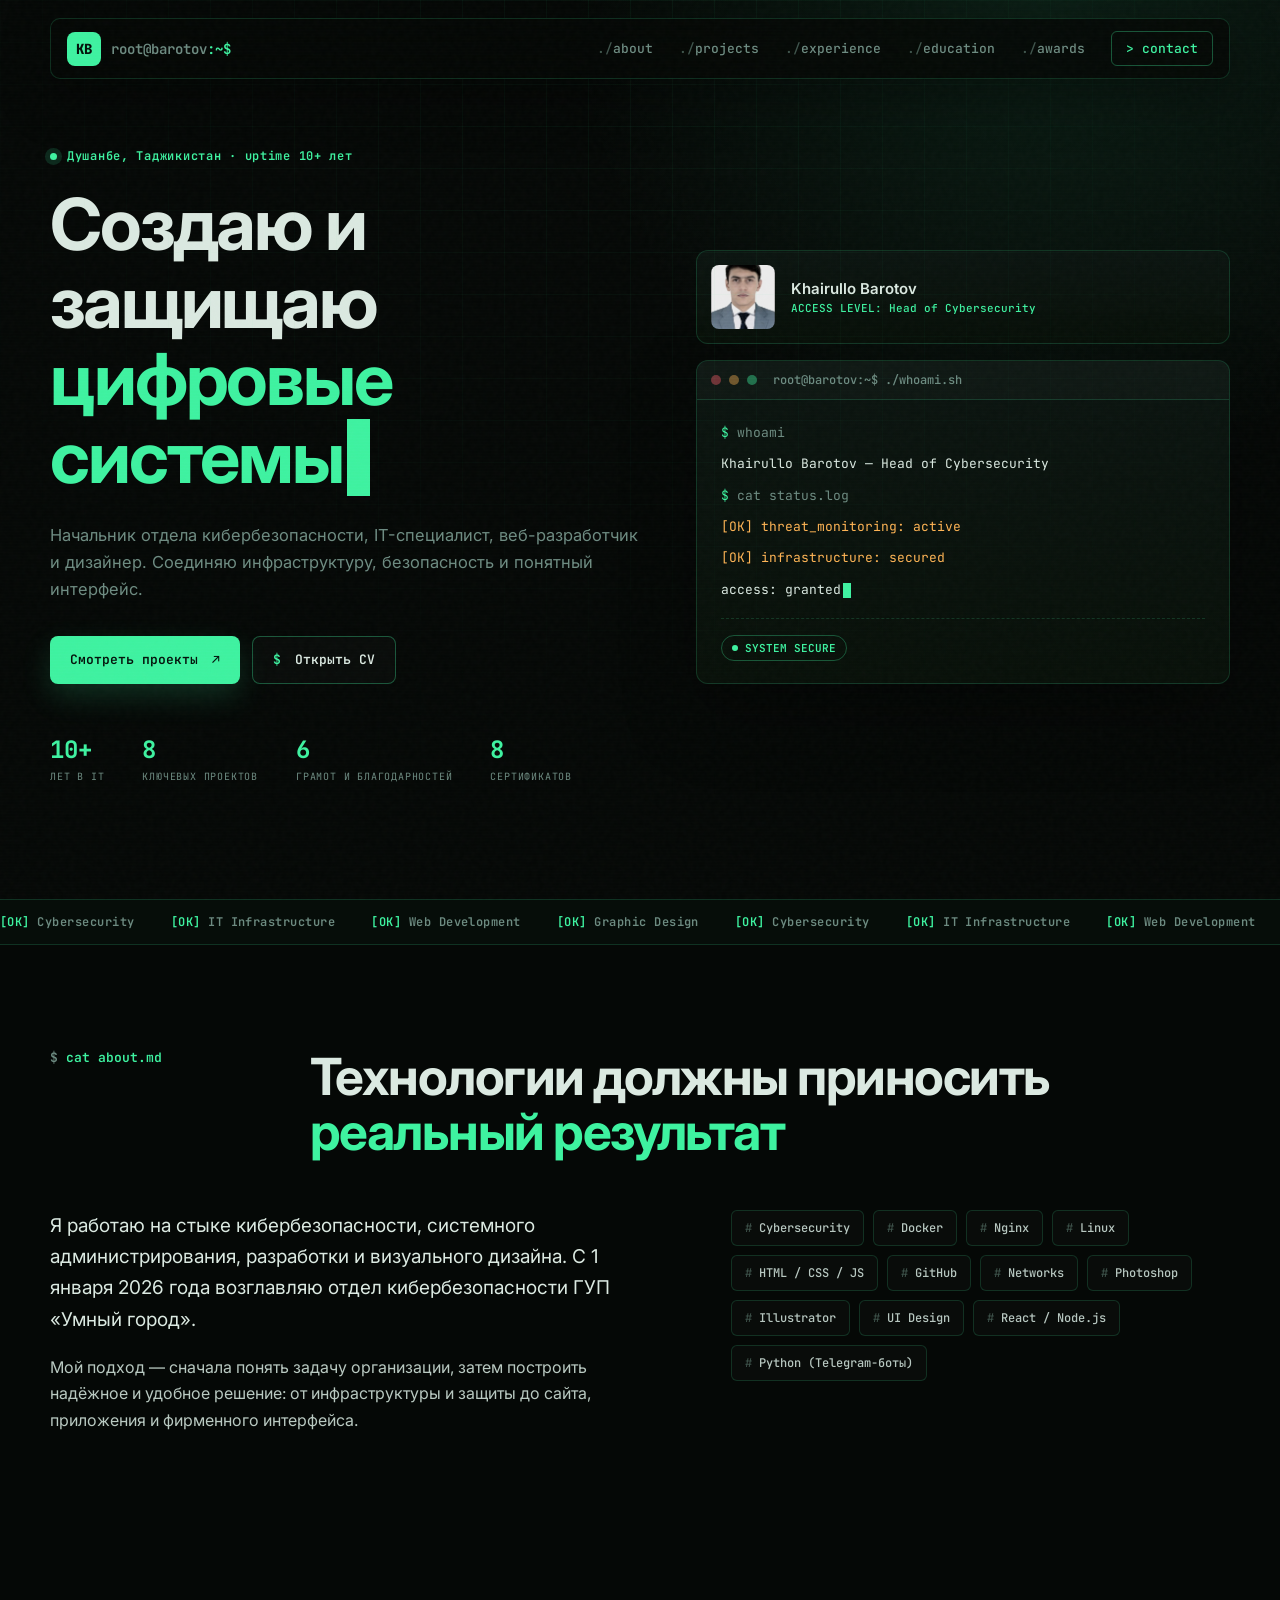
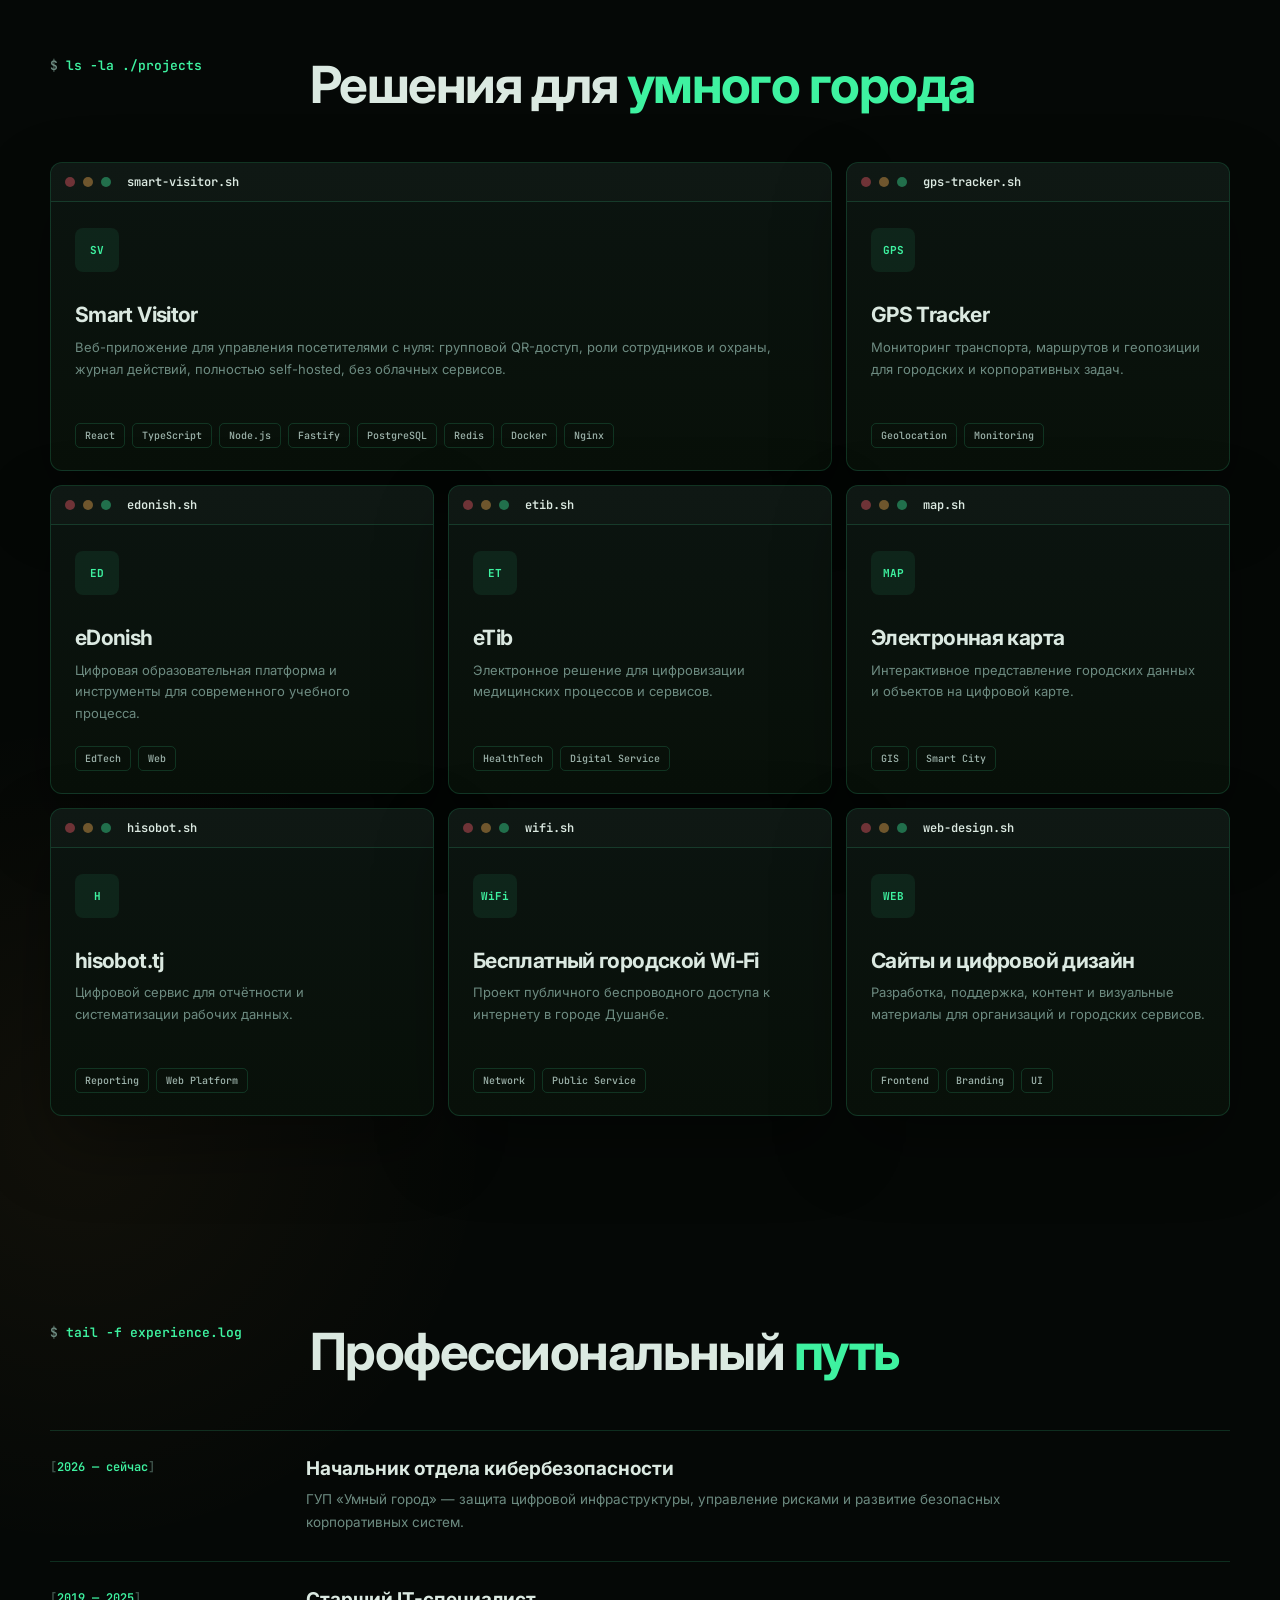
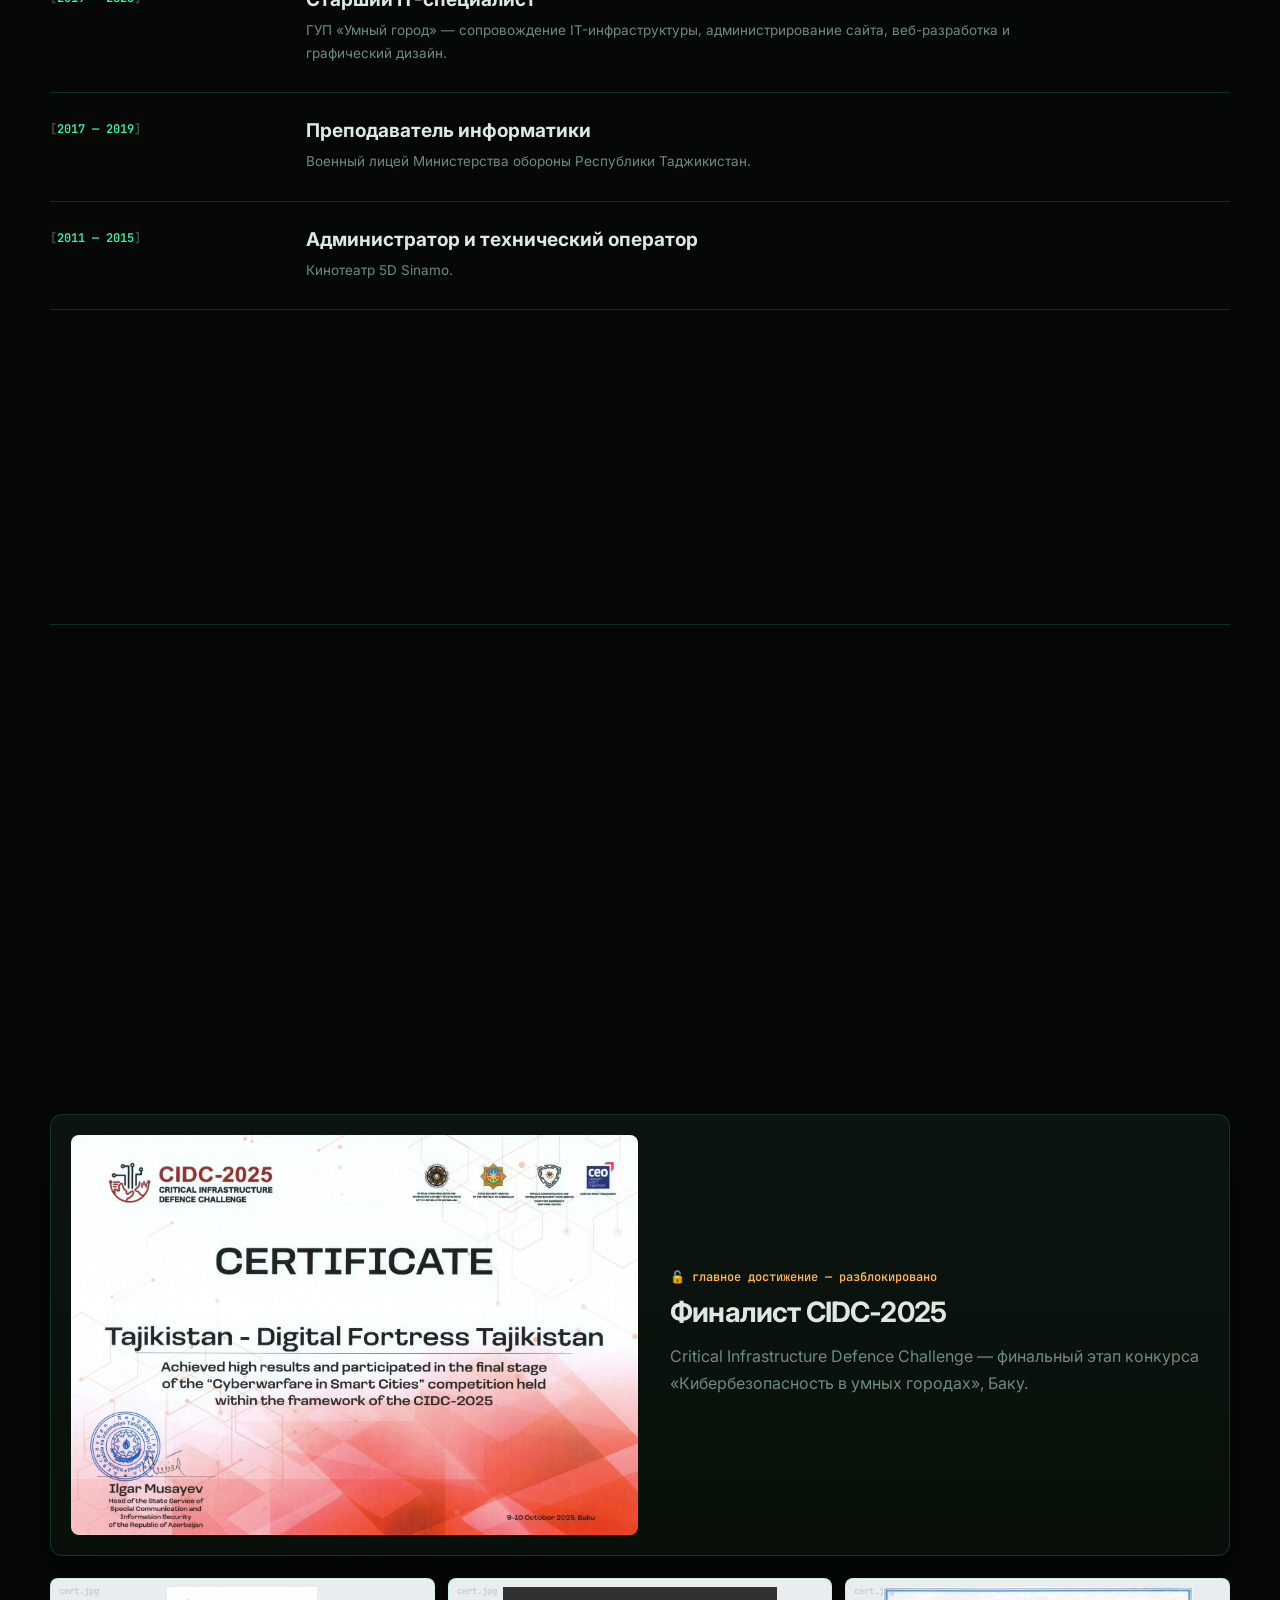
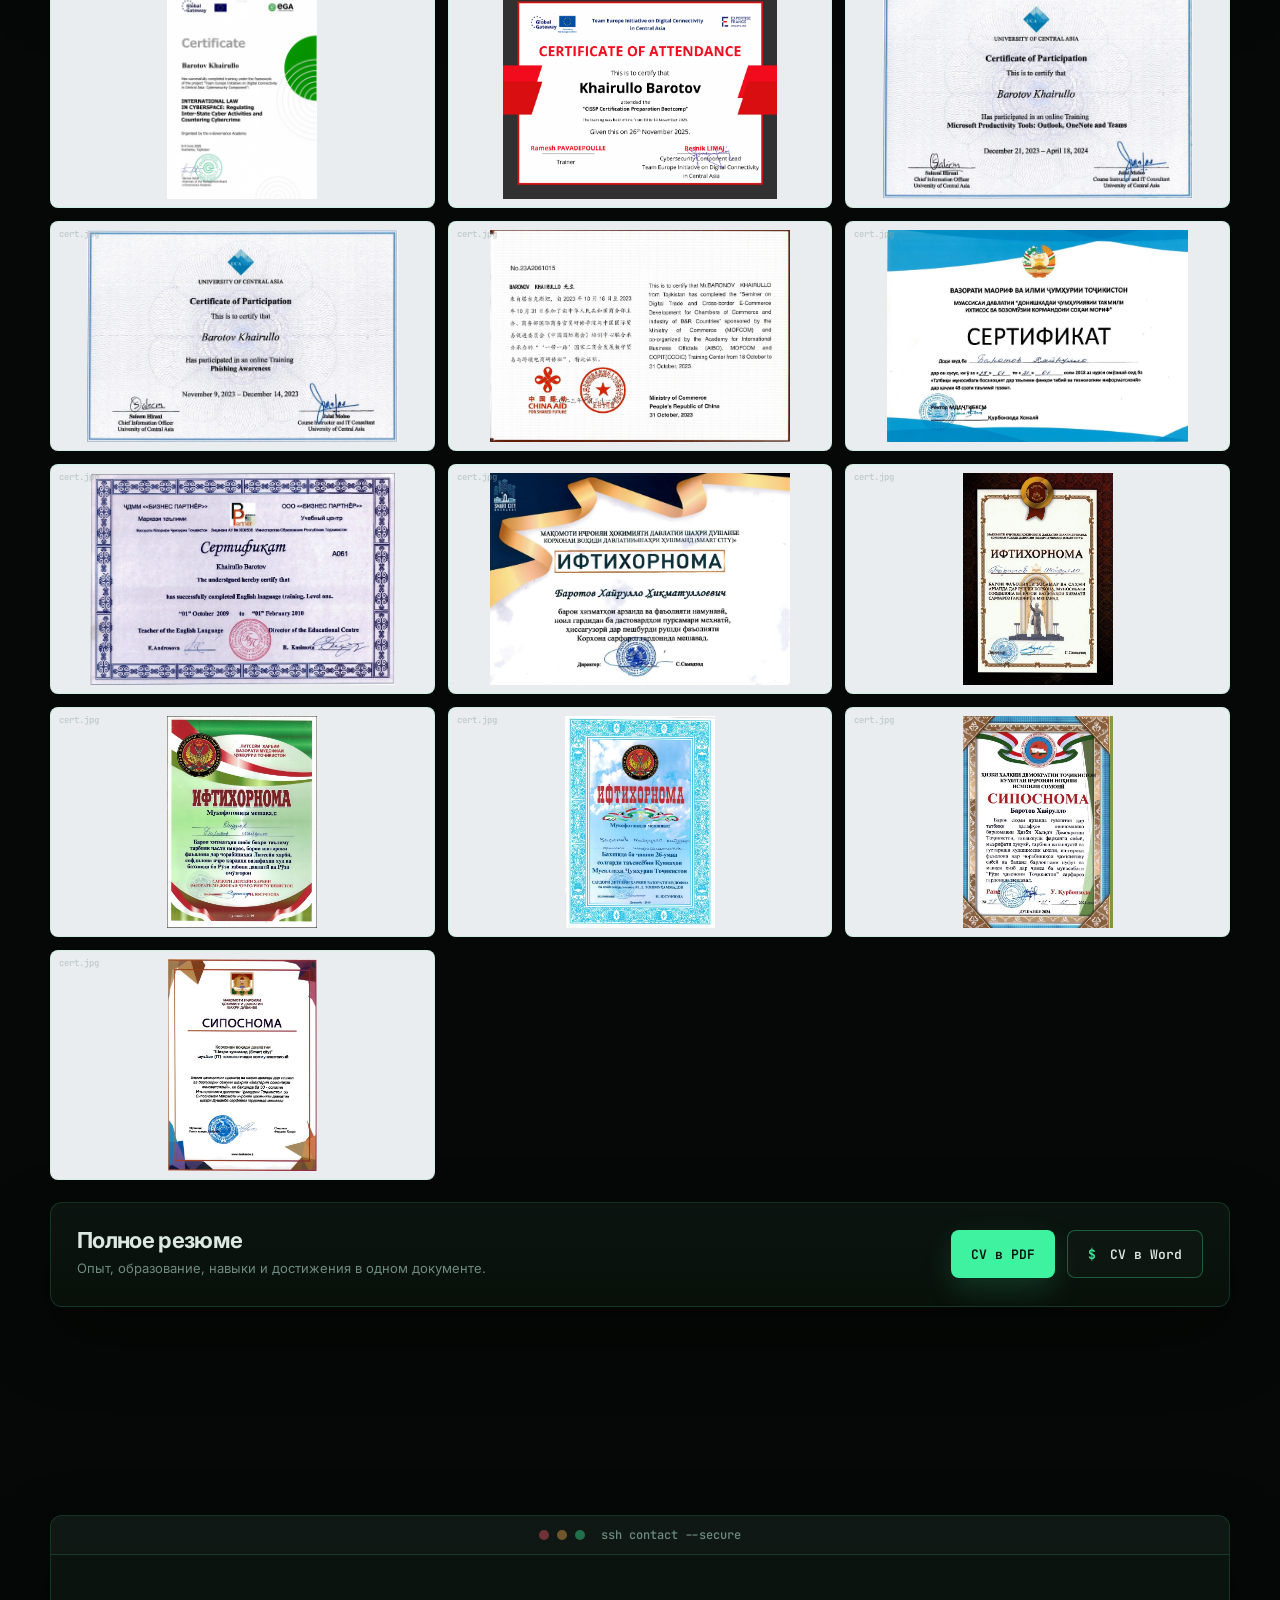
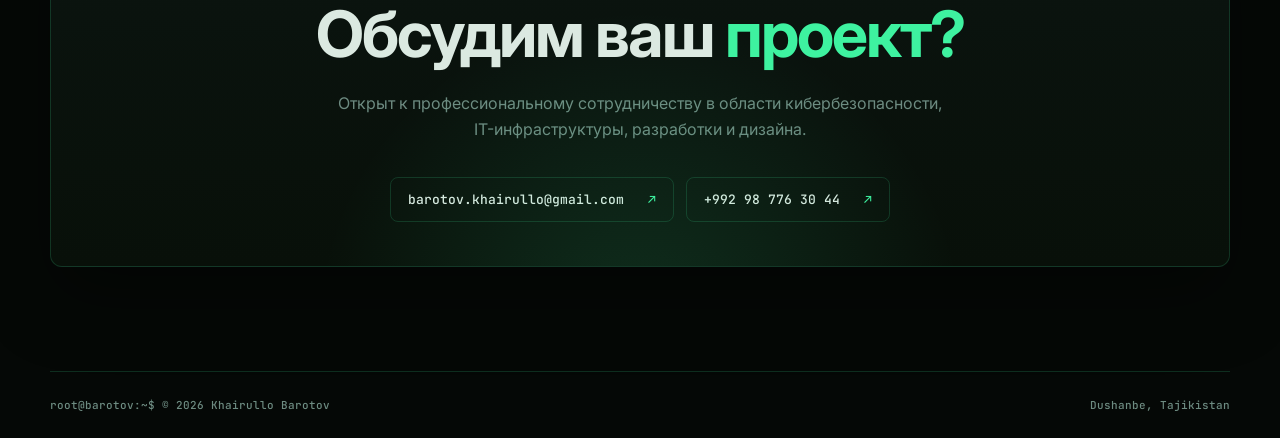
<file: index.html>
<!doctype html>
<html lang="ru">
<head>
  <meta charset="utf-8">
  <meta name="viewport" content="width=device-width, initial-scale=1">
  <meta name="description" content="Портфолио Хайрулло Баротова — начальника отдела кибербезопасности, IT-специалиста, веб-разработчика и дизайнера из Душанбе.">
  <meta name="theme-color" content="#050806">
  <title>Хайрулло Баротов — Cybersecurity & IT</title>
  <link rel="preconnect" href="https://fonts.googleapis.com">
  <link rel="preconnect" href="https://fonts.gstatic.com" crossorigin>
  <link href="https://fonts.googleapis.com/css2?family=Inter:wght@400;500;600;700;800&family=JetBrains+Mono:wght@400;500;600;700&display=swap" rel="stylesheet">
  <link rel="stylesheet" href="styles.css">
  <script src="script.js" defer></script>
</head>
<body>
  <div class="noise" aria-hidden="true"></div>
  <div class="scanlines" aria-hidden="true"></div>
  <header class="site-header">
    <a class="brand" href="#top"><span class="brand-mark">KB</span><span class="brand-prompt">root@barotov<b>:~$</b></span></a>
    <button class="menu-button" type="button" aria-label="Открыть меню" aria-expanded="false">Меню</button>
    <nav class="nav" aria-label="Основная навигация">
      <a href="#about">about</a><a href="#projects">projects</a><a href="#experience">experience</a><a href="#education">education</a><a href="#awards">awards</a><a class="nav-cta" href="#contact">contact</a>
    </nav>
  </header>

  <main id="top">
    <section class="hero section">
      <div class="hero-copy reveal">
        <p class="kicker-line"><span class="dot"></span> Душанбе, Таджикистан · uptime 10+ лет</p>
        <h1>Создаю и защищаю <span class="accent">цифровые системы</span><span class="cursor">&nbsp;</span></h1>
        <p class="hero-lead">Начальник отдела кибербезопасности, IT-специалист, веб-разработчик и дизайнер. Соединяю инфраструктуру, безопасность и понятный интерфейс.</p>
        <div class="hero-actions">
          <a class="button primary" href="#projects">Смотреть проекты <span>↗</span></a>
          <a class="button secondary" href="download.html?file=cv-pdf&amp;open=1" target="_blank" rel="noopener">Открыть CV</a>
        </div>
        <div class="hero-stats">
          <div><strong>10+</strong><span>лет в IT</span></div><div><strong>8</strong><span>ключевых проектов</span></div><div><strong>6</strong><span>грамот и благодарностей</span></div><div><strong>8</strong><span>сертификатов</span></div>
        </div>
      </div>
      <div class="hero-visual reveal">
        <div class="id-card">
          <img src="assets/gallery/image1.jpeg" alt="Хайрулло Баротов">
          <div class="id-info"><b>Khairullo Barotov</b><span>ACCESS LEVEL: Head of Cybersecurity</span></div>
        </div>
        <div class="term hero-term">
          <div class="term-bar"><span class="term-dot red"></span><span class="term-dot amber"></span><span class="term-dot green"></span><span class="term-path">root@barotov:~$ ./whoami.sh</span></div>
          <div class="term-body">
            <p class="line" data-text="whoami"><span class="prompt">$</span> <span class="typed"></span></p>
            <p class="line" data-text="Khairullo Barotov — Head of Cybersecurity"><span class="out typed"></span></p>
            <p class="line" data-text="cat status.log"><span class="prompt">$</span> <span class="typed"></span></p>
            <p class="line" data-text="[OK] threat_monitoring: active"><span class="tag typed"></span></p>
            <p class="line" data-text="[OK] infrastructure: secured"><span class="tag typed"></span></p>
            <p class="line" data-text="access: granted"><span class="out typed"></span><span class="typed-cursor"></span></p>
            <div class="status-row">
              <span class="status-pill"><span class="dot"></span> SYSTEM SECURE</span>
            </div>
          </div>
        </div>
      </div>
    </section>

    <section class="ticker"><div>
      <span>Cybersecurity</span> <span>IT Infrastructure</span> <span>Web Development</span> <span>Graphic Design</span>
      <span>Cybersecurity</span> <span>IT Infrastructure</span> <span>Web Development</span> <span>Graphic Design</span>
    </div></section>

    <section class="section about" id="about">
      <div class="section-heading reveal"><p class="cmd-kicker">cat about.md</p><h2 class="decode">Технологии должны приносить <span>реальный результат</span></h2></div>
      <div class="about-grid">
        <div class="about-text reveal">
          <p>Я работаю на стыке кибербезопасности, системного администрирования, разработки и визуального дизайна. С 1 января 2026 года возглавляю отдел кибербезопасности ГУП «Умный город».</p>
          <p>Мой подход — сначала понять задачу организации, затем построить надёжное и удобное решение: от инфраструктуры и защиты до сайта, приложения и фирменного интерфейса.</p>
        </div>
        <div class="skill-cloud reveal"><span>Cybersecurity</span> <span>Docker</span> <span>Nginx</span> <span>Linux</span> <span>HTML / CSS / JS</span> <span>GitHub</span> <span>Networks</span> <span>Photoshop</span> <span>Illustrator</span> <span>UI Design</span> <span>React / Node.js</span> <span>Python (Telegram-боты)</span></div>
      </div>
    </section>

    <section class="section projects" id="projects">
      <div class="section-heading reveal"><p class="cmd-kicker">ls -la ./projects</p><h2 class="decode">Решения для <span>умного города</span></h2></div>
      <div class="project-grid">
        <article class="project featured term reveal">
          <div class="term-bar"><span class="term-dot red"></span><span class="term-dot amber"></span><span class="term-dot green"></span><span class="term-path">smart-visitor.sh</span></div>
          <div class="term-body"><div class="project-icon">SV</div><h3>Smart Visitor</h3><p>Веб-приложение для управления посетителями с нуля: групповой QR-доступ, роли сотрудников и охраны, журнал действий, полностью self-hosted, без облачных сервисов.</p><div class="tags"><span>React</span> <span>TypeScript</span> <span>Node.js</span> <span>Fastify</span> <span>PostgreSQL</span> <span>Redis</span> <span>Docker</span> <span>Nginx</span></div></div>
        </article>
        <article class="project term reveal">
          <div class="term-bar"><span class="term-dot red"></span><span class="term-dot amber"></span><span class="term-dot green"></span><span class="term-path">gps-tracker.sh</span></div>
          <div class="term-body"><div class="project-icon">GPS</div><h3>GPS Tracker</h3><p>Мониторинг транспорта, маршрутов и геопозиции для городских и корпоративных задач.</p><div class="tags"><span>Geolocation</span> <span>Monitoring</span></div></div>
        </article>
        <article class="project term reveal">
          <div class="term-bar"><span class="term-dot red"></span><span class="term-dot amber"></span><span class="term-dot green"></span><span class="term-path">edonish.sh</span></div>
          <div class="term-body"><div class="project-icon">ED</div><h3>eDonish</h3><p>Цифровая образовательная платформа и инструменты для современного учебного процесса.</p><div class="tags"><span>EdTech</span> <span>Web</span></div></div>
        </article>
        <article class="project term reveal">
          <div class="term-bar"><span class="term-dot red"></span><span class="term-dot amber"></span><span class="term-dot green"></span><span class="term-path">etib.sh</span></div>
          <div class="term-body"><div class="project-icon">ET</div><h3>eTib</h3><p>Электронное решение для цифровизации медицинских процессов и сервисов.</p><div class="tags"><span>HealthTech</span> <span>Digital Service</span></div></div>
        </article>
        <article class="project term reveal">
          <div class="term-bar"><span class="term-dot red"></span><span class="term-dot amber"></span><span class="term-dot green"></span><span class="term-path">map.sh</span></div>
          <div class="term-body"><div class="project-icon">MAP</div><h3>Электронная карта</h3><p>Интерактивное представление городских данных и объектов на цифровой карте.</p><div class="tags"><span>GIS</span> <span>Smart City</span></div></div>
        </article>
        <article class="project term reveal">
          <div class="term-bar"><span class="term-dot red"></span><span class="term-dot amber"></span><span class="term-dot green"></span><span class="term-path">hisobot.sh</span></div>
          <div class="term-body"><div class="project-icon">H</div><h3>hisobot.tj</h3><p>Цифровой сервис для отчётности и систематизации рабочих данных.</p><div class="tags"><span>Reporting</span> <span>Web Platform</span></div></div>
        </article>
        <article class="project term reveal">
          <div class="term-bar"><span class="term-dot red"></span><span class="term-dot amber"></span><span class="term-dot green"></span><span class="term-path">wifi.sh</span></div>
          <div class="term-body"><div class="project-icon">WiFi</div><h3>Бесплатный городской Wi‑Fi</h3><p>Проект публичного беспроводного доступа к интернету в городе Душанбе.</p><div class="tags"><span>Network</span> <span>Public Service</span></div></div>
        </article>
        <article class="project term reveal">
          <div class="term-bar"><span class="term-dot red"></span><span class="term-dot amber"></span><span class="term-dot green"></span><span class="term-path">web-design.sh</span></div>
          <div class="term-body"><div class="project-icon">WEB</div><h3>Сайты и цифровой дизайн</h3><p>Разработка, поддержка, контент и визуальные материалы для организаций и городских сервисов.</p><div class="tags"><span>Frontend</span> <span>Branding</span> <span>UI</span></div></div>
        </article>
      </div>
    </section>

    <section class="section experience" id="experience">
      <div class="section-heading reveal"><p class="cmd-kicker">tail -f experience.log</p><h2 class="decode">Профессиональный <span>путь</span></h2></div>
      <div class="timeline">
        <article class="timeline-item reveal"><div class="year">2026 — сейчас</div><div><h3>Начальник отдела кибербезопасности</h3><p>ГУП «Умный город» — защита цифровой инфраструктуры, управление рисками и развитие безопасных корпоративных систем.</p></div></article>
        <article class="timeline-item reveal"><div class="year">2019 — 2025</div><div><h3>Старший IT-специалист</h3><p>ГУП «Умный город» — сопровождение IT-инфраструктуры, администрирование сайта, веб-разработка и графический дизайн.</p></div></article>
        <article class="timeline-item reveal"><div class="year">2017 — 2019</div><div><h3>Преподаватель информатики</h3><p>Военный лицей Министерства обороны Республики Таджикистан.</p></div></article>
        <article class="timeline-item reveal"><div class="year">2011 — 2015</div><div><h3>Администратор и технический оператор</h3><p>Кинотеатр 5D Sinamo.</p></div></article>
      </div>
    </section>

    <section class="section experience" id="education">
      <div class="section-heading reveal"><p class="cmd-kicker">cat education.md</p><h2 class="decode">Обучение и <span>квалификация</span></h2></div>
      <div class="timeline">
        <article class="timeline-item reveal"><div class="year">05.10.2026 — 10.11.2026</div><div><h3>HCIA‑Datacom (Routing &amp; Switching) — Huawei Certified</h3><p>ООО «Коинот Инновации и Технологии» совместно с учебным центром HALP (Таджикистан), 80 часов. Routing &amp; Switching, модель OSI / TCP‑IP, коммутация и VLAN, маршрутизация, базовая безопасность и администрирование оборудования Huawei, практика в eNSP. Один из первых выпускников программы HCIA‑Datacom в Таджикистане. Международный сертификат Huawei HCIA‑Datacom.</p></div></article>
      </div>
    </section>

    <section class="section awards" id="awards">
      <div class="section-heading reveal"><p class="cmd-kicker">unzip certificates.zip</p><h2 class="decode">Награды и <span>сертификаты</span></h2></div>
      <div class="award-highlight term reveal">
        <img src="assets/gallery/image3.jpeg" alt="Сертификат финалиста CIDC-2025" loading="lazy">
        <div><p class="unlock">🔓 главное достижение — разблокировано</p><h3>Финалист CIDC‑2025</h3><p>Critical Infrastructure Defence Challenge — финальный этап конкурса «Кибербезопасность в умных городах», Баку.</p></div>
      </div>
      <div class="gallery">
        <a class="gallery-item reveal" href="assets/gallery/image17.jpeg" target="_blank"><img src="assets/gallery/image17.jpeg" alt="Сертификат International Law in Cyberspace, e-Governance Academy" loading="lazy"></a>
        <a class="gallery-item reveal" href="assets/gallery/image18.jpeg" target="_blank"><img src="assets/gallery/image18.jpeg" alt="Сертификат CISSP Certification Preparation Bootcamp" loading="lazy"></a>
        <a class="gallery-item reveal" href="assets/gallery/image4.jpeg" target="_blank"><img src="assets/gallery/image4.jpeg" alt="Сертификат Microsoft Productivity Tools" loading="lazy"></a>
        <a class="gallery-item reveal" href="assets/gallery/image5.jpeg" target="_blank"><img src="assets/gallery/image5.jpeg" alt="Сертификат Phishing Awareness" loading="lazy"></a>
        <a class="gallery-item reveal" href="assets/gallery/image6.jpeg" target="_blank"><img src="assets/gallery/image6.jpeg" alt="Сертификат семинара в Китае" loading="lazy"></a>
        <a class="gallery-item reveal" href="assets/gallery/image7.jpeg" target="_blank"><img src="assets/gallery/image7.jpeg" alt="Сертификат повышения квалификации" loading="lazy"></a>
        <a class="gallery-item reveal" href="assets/gallery/image8.jpeg" target="_blank"><img src="assets/gallery/image8.jpeg" alt="Сертификат английского языка" loading="lazy"></a>
        <a class="gallery-item reveal" href="assets/gallery/image9.jpeg" target="_blank"><img src="assets/gallery/image9.jpeg" alt="Почётная грамота" loading="lazy"></a>
        <a class="gallery-item reveal" href="assets/gallery/image10.jpeg" target="_blank"><img src="assets/gallery/image10.jpeg" alt="Ифтихорнома" loading="lazy"></a>
        <a class="gallery-item reveal" href="assets/gallery/image11.jpeg" target="_blank"><img src="assets/gallery/image11.jpeg" alt="Ифтихорнома" loading="lazy"></a>
        <a class="gallery-item reveal" href="assets/gallery/image12.jpeg" target="_blank"><img src="assets/gallery/image12.jpeg" alt="Ифтихорнома" loading="lazy"></a>
        <a class="gallery-item reveal" href="assets/gallery/image15.jpeg" target="_blank"><img src="assets/gallery/image15.jpeg" alt="Сипоснома, Хизби Халқии Демократии Тоҷикистон" loading="lazy"></a>
        <a class="gallery-item reveal" href="assets/gallery/image16.jpeg" target="_blank"><img src="assets/gallery/image16.jpeg" alt="Сипоснома, ГУП «Шаҳри ҳушманд»" loading="lazy"></a>
      </div>
      <div class="download-panel term reveal"><div><h3>Полное резюме</h3><p>Опыт, образование, навыки и достижения в одном документе.</p></div><div class="download-actions"><a class="button primary" href="download.html?file=cv-pdf&amp;open=1" target="_blank" rel="noopener">CV в PDF</a><a class="button secondary" href="download.html?file=cv-docx">CV в Word</a></div></div>
    </section>

    <section class="section contact" id="contact">
      <div class="contact-card term reveal">
        <div class="term-bar"><span class="term-dot red"></span><span class="term-dot amber"></span><span class="term-dot green"></span><span class="term-path">ssh contact --secure</span></div>
        <div class="term-body">
          <h2 class="decode">Обсудим ваш <span>проект?</span></h2>
          <p>Открыт к профессиональному сотрудничеству в области кибербезопасности, IT-инфраструктуры, разработки и дизайна.</p>
          <div class="contact-links"><a href="mailto:barotov.khairullo@gmail.com">barotov.khairullo@gmail.com <span>↗</span></a><a href="tel:+992987763044">+992 98 776 30 44 <span>↗</span></a></div>
        </div>
      </div>
    </section>
  </main>
  <footer><span>root@barotov:~$ © 2026 Khairullo Barotov</span> <span>Dushanbe, Tajikistan</span></footer>
</body>
</html>
</file>
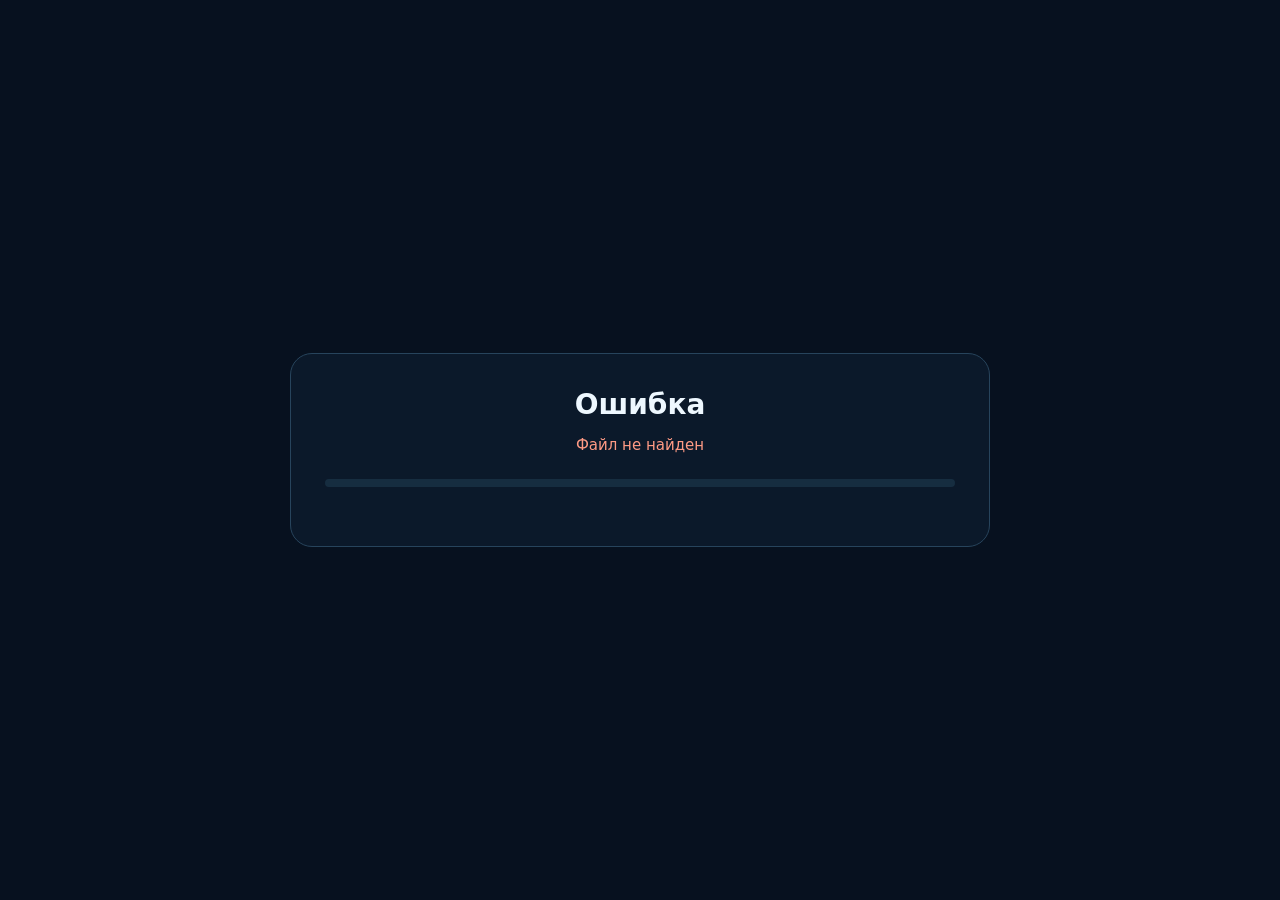
<file: download.html>
<!doctype html>
<html lang="ru">
<head>
  <meta charset="utf-8">
  <meta name="viewport" content="width=device-width, initial-scale=1">
  <title>Подготовка файла — Khairullo Barotov</title>
  <style>
    *{box-sizing:border-box}body{margin:0;min-height:100vh;display:grid;place-items:center;padding:24px;color:#eef8ff;background:#07111f;font:15px system-ui,sans-serif}.card{width:min(700px,100%);padding:34px;border:1px solid #27445c;border-radius:22px;background:#0b192a;text-align:center}h1{margin:0 0 12px;font-size:28px}p{color:#96aaba}.bar{height:8px;margin:25px 0;overflow:hidden;border-radius:9px;background:#162d40}.bar span{display:block;width:0;height:100%;background:#57e6d2;transition:width .2s}.button{display:none;margin:auto;padding:13px 20px;border:0;border-radius:12px;color:#041116;background:#57e6d2;font-weight:800;cursor:pointer}iframe{display:none;width:100%;height:75vh;margin-top:24px;border:0;border-radius:12px;background:#fff}.error{color:#ff9b85}
  </style>
</head>
<body>
  <main class="card">
    <h1 id="title">Подготовка файла…</h1>
    <p id="status">Загрузка оригинала из портфолио</p>
    <div class="bar"><span id="progress"></span></div>
    <button class="button" id="download" type="button">Скачать файл</button>
    <iframe id="viewer" title="Просмотр CV"></iframe>
  </main>
  <script src="downloads.js"></script>
</body>
</html>
</file>
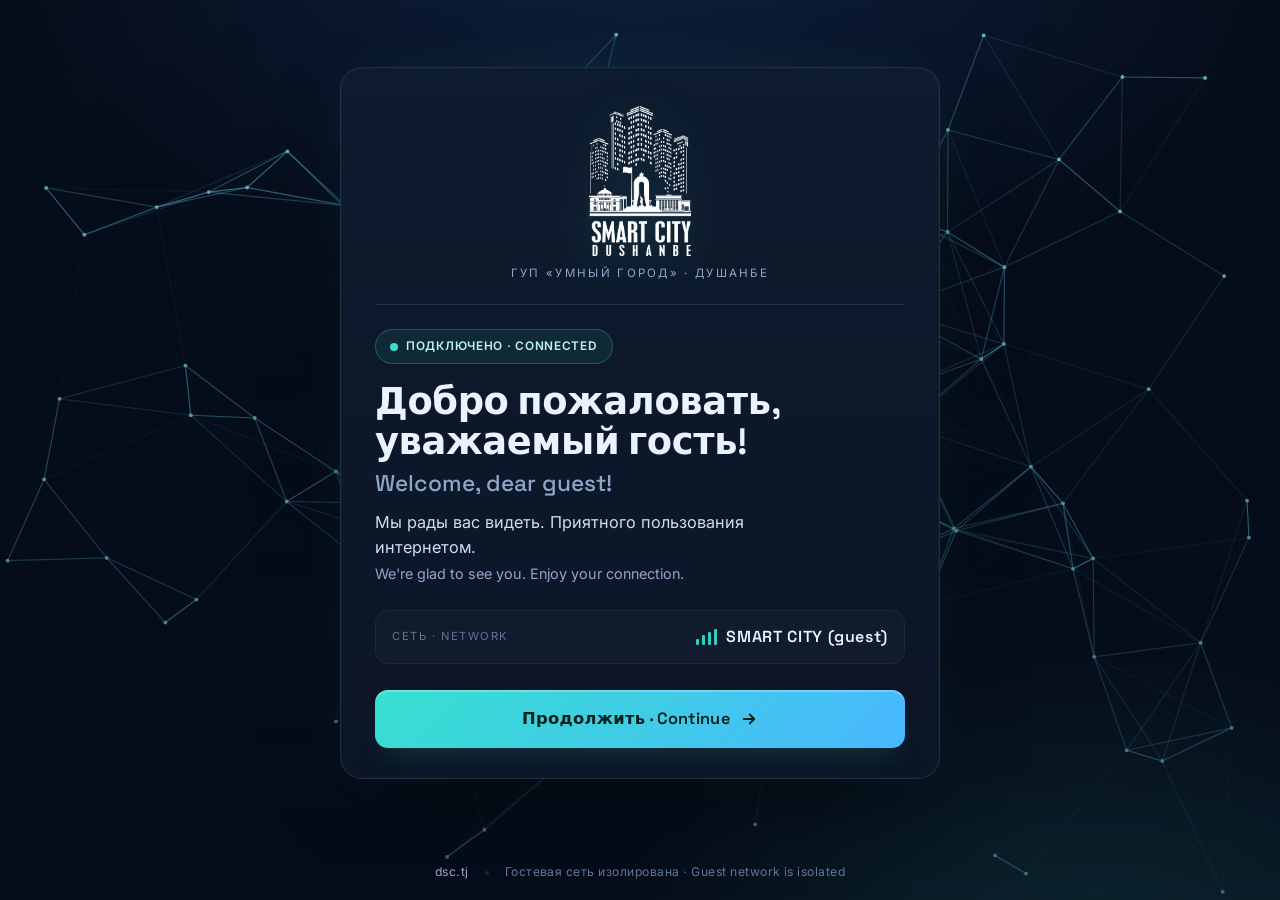
<file: wifi.html>
<!doctype html>
<html lang="ru">
<head>
<meta charset="utf-8">
<meta name="viewport" content="width=device-width, initial-scale=1, viewport-fit=cover">
<title>Smart City Wi-Fi</title>
<link rel="preconnect" href="https://fonts.googleapis.com">
<link rel="preconnect" href="https://fonts.gstatic.com" crossorigin>
<link href="https://fonts.googleapis.com/css2?family=Inter:wght@400;500;600&family=Space+Grotesk:wght@500;600;700&display=swap" rel="stylesheet">
<style>
  :root{
    --bg:#060d1a; --card:#0e1b2e; --card-2:#0b1526;
    --fg:#eaf2fe; --muted:#90a6c6; --faint:#5f7599;
    --line:rgba(120,160,210,.16); --line-2:rgba(120,160,210,.10);
    --accent:#37e0cf; --glow:rgba(55,224,207,.18);
    color-scheme:dark;
    --f-display:"Space Grotesk",system-ui,sans-serif;
    --f-body:"Inter",system-ui,-apple-system,sans-serif;
  }
  *{box-sizing:border-box}
  html,body{height:100%}
  body{
    margin:0;background:var(--bg);color:var(--fg);
    font-family:var(--f-body);line-height:1.55;
    -webkit-font-smoothing:antialiased;
    display:flex;flex-direction:column;min-height:100%;
    padding-left:max(16px,env(safe-area-inset-left,0px));
    padding-right:max(16px,env(safe-area-inset-right,0px));
  }
  img{max-width:100%}
  #bg{position:fixed;inset:0;width:100%;height:100%;z-index:0;display:block}
  .veil{position:fixed;inset:0;z-index:1;pointer-events:none;
    background:
      radial-gradient(1100px 620px at 50% -8%, rgba(58,139,255,.16), transparent 60%),
      radial-gradient(900px 600px at 86% 108%, rgba(55,224,207,.12), transparent 55%),
      linear-gradient(180deg, rgba(6,13,26,.18), rgba(6,13,26,.58));
  }
  .wrap{position:relative;z-index:2;flex:1;display:flex;flex-direction:column;
    align-items:center;justify-content:center;gap:22px;
    padding-block:40px;width:100%;max-width:600px;margin:0 auto}
  .card{width:100%;background:linear-gradient(180deg,var(--card),var(--card-2));
    border:1px solid var(--line);border-radius:22px;
    padding:38px 34px 30px;
    box-shadow:0 30px 80px -30px rgba(0,0,0,.8),0 0 0 1px rgba(255,255,255,.02) inset,0 0 60px -20px var(--glow);
    animation:rise .7s cubic-bezier(.2,.7,.2,1) both}
  .brandrow{display:flex;align-items:center;gap:14px}
  .mark{flex:0 0 auto;width:52px;height:52px;filter:drop-shadow(0 4px 14px var(--glow))}
  .brandtext{display:flex;flex-direction:column;gap:2px;min-width:0}
  .brandtext b{font-family:var(--f-display);font-weight:700;font-size:1.32rem;
    letter-spacing:.14em;text-transform:uppercase;line-height:1}
  .brandtext b i{font-style:normal;color:var(--accent)}
  .brandtext span{font-size:.72rem;letter-spacing:.18em;text-transform:uppercase;color:var(--muted)}
  .chip{display:inline-flex;align-items:center;gap:8px;align-self:flex-start;
    margin-top:24px;padding:7px 14px;border-radius:999px;
    background:rgba(55,224,207,.08);border:1px solid rgba(55,224,207,.28);
    font-size:.74rem;letter-spacing:.06em;color:#bdf5ee;text-transform:uppercase;font-weight:600}
  .dot{width:8px;height:8px;border-radius:50%;background:var(--accent);
    box-shadow:0 0 0 0 var(--accent);animation:pulse 2.2s infinite}
  h1{font-family:var(--f-display);font-weight:600;text-wrap:balance;
    margin:18px 0 0;font-size:clamp(1.7rem,6vw,2.3rem);line-height:1.1;letter-spacing:-.01em}
  h1 .en{display:block;color:var(--muted);font-size:.62em;font-weight:500;margin-top:.35em;letter-spacing:0}
  .lead{margin:14px 0 0;color:#cdddf2;font-size:1.02rem;max-width:46ch}
  .lead .en{display:block;color:var(--muted);font-size:.9rem;margin-top:3px}
  .net{margin-top:24px;display:flex;align-items:center;justify-content:space-between;
    gap:12px;flex-wrap:wrap;padding:14px 16px;border-radius:14px;
    background:rgba(255,255,255,.025);border:1px solid var(--line-2)}
  .net .lbl{font-size:.7rem;letter-spacing:.14em;text-transform:uppercase;color:var(--faint)}
  .net .ssid{font-family:var(--f-display);font-weight:600;letter-spacing:.04em;display:flex;align-items:center;gap:9px}
  .bars{display:inline-flex;align-items:flex-end;gap:2.5px;height:16px}
  .bars i{width:3.5px;background:var(--accent);border-radius:1px;opacity:.9}
  .bars i:nth-child(1){height:40%}.bars i:nth-child(2){height:62%}
  .bars i:nth-child(3){height:82%}.bars i:nth-child(4){height:100%}
  .cta{margin-top:26px;display:flex;align-items:center;justify-content:center;gap:10px;
    width:100%;padding:16px 22px;border-radius:13px;text-decoration:none;
    font-family:var(--f-display);font-weight:600;font-size:1.02rem;letter-spacing:.02em;
    color:#042019;background:linear-gradient(135deg,var(--accent),#49b7ff);
    box-shadow:0 14px 30px -12px var(--glow),0 2px 0 rgba(255,255,255,.25) inset;
    transition:transform .15s ease,box-shadow .2s ease}
  .cta:hover{transform:translateY(-2px);box-shadow:0 20px 40px -14px var(--glow)}
  .cta:active{transform:translateY(0)}
  .cta svg{width:18px;height:18px}
  .foot{position:relative;z-index:2;width:100%;max-width:600px;margin:0 auto;
    padding-block:18px;display:flex;align-items:center;justify-content:center;gap:16px;
    flex-wrap:wrap;color:var(--faint);font-size:.76rem;letter-spacing:.04em}
  .foot a{color:var(--muted);text-decoration:none}
  .foot a:hover{color:var(--accent)}
  .foot .sep{width:4px;height:4px;border-radius:50%;background:var(--line)}
  @keyframes rise{from{opacity:0;transform:translateY(16px) scale(.985)}to{opacity:1;transform:none}}
  @keyframes pulse{0%{box-shadow:0 0 0 0 var(--glow)}70%{box-shadow:0 0 0 7px rgba(55,224,207,0)}100%{box-shadow:0 0 0 0 rgba(55,224,207,0)}}
  @media (prefers-reduced-motion:reduce){.card{animation:none}.dot{animation:none}}
  @media (max-width:430px){.card{padding:30px 22px 26px}}
  .masthead{display:flex;flex-direction:column;align-items:center;gap:9px;text-align:center}
  .logo{height:150px;width:auto;max-width:78%;filter:drop-shadow(0 8px 24px var(--glow))}
  .org{font-size:.72rem;letter-spacing:.2em;text-transform:uppercase;color:var(--muted)}
  .rule{height:1px;background:var(--line);margin-top:22px}
  @media (max-width:430px){.logo{height:120px}}
</style>
</head>
<body>
<canvas id="bg"></canvas>
<div class="veil"></div>
<main class="wrap">
  <section class="card" role="dialog" aria-label="Smart City Guest Wi-Fi">
    <div class="masthead">
      <img class="logo" src="[data-uri]" alt="Smart City Dushanbe" width="315" height="460">
      <div class="org">ГУП «Умный город» · Душанбе</div>
    </div>
    <div class="rule"></div>
    <span class="chip"><span class="dot"></span> Подключено · Connected</span>
    <h1>Добро пожаловать, уважаемый гость!
      <span class="en">Welcome, dear guest!</span>
    </h1>
    <p class="lead">Мы рады вас видеть. Приятного пользования интернетом.
      <span class="en">We're glad to see you. Enjoy your connection.</span>
    </p>
    <div class="net">
      <span class="lbl">Сеть · Network</span>
      <span class="ssid">
        <span class="bars"><i></i><i></i><i></i><i></i></span>
        SMART CITY (guest)
      </span>
    </div>
    <a class="cta" href="https://dsc.tj" target="_blank" rel="noopener">
      Продолжить · Continue
      <svg viewBox="0 0 24 24" fill="none" stroke="currentColor" stroke-width="2.4" stroke-linecap="round" stroke-linejoin="round"><path d="M5 12h14M13 6l6 6-6 6"/></svg>
    </a>
  </section>
</main>
<footer class="foot">
  <a href="https://dsc.tj" target="_blank" rel="noopener">dsc.tj</a>
  <span class="sep"></span>
  <span>Гостевая сеть изолирована · Guest network is isolated</span>
</footer>
<script>
(function(){
  var c=document.getElementById('bg'),x=c.getContext('2d'),w,h,dpr,nodes=[],raf,
      reduce=matchMedia('(prefers-reduced-motion: reduce)').matches;
  function size(){
    dpr=Math.min(window.devicePixelRatio||1,2);
    w=c.clientWidth=innerWidth;h=innerHeight;
    c.width=w*dpr;c.height=h*dpr;
    x.setTransform(dpr,0,0,dpr,0,0);
    var n=Math.round(Math.min(130,Math.max(50,(w*h)/13000)));
    nodes=[];for(var i=0;i<n;i++){nodes.push({
      x:Math.random()*w,y:Math.random()*h,
      vx:(Math.random()-.5)*.5,vy:(Math.random()-.5)*.5});}
  }
  function step(){
    x.clearRect(0,0,w,h);
    for(var i=0;i<nodes.length;i++){var p=nodes[i];
      if(!reduce){p.x+=p.vx;p.y+=p.vy;}
      if(p.x<0||p.x>w)p.vx*=-1;if(p.y<0||p.y>h)p.vy*=-1;}
    for(var i=0;i<nodes.length;i++){for(var j=i+1;j<nodes.length;j++){
      var a=nodes[i],b=nodes[j],dx=a.x-b.x,dy=a.y-b.y,d=Math.sqrt(dx*dx+dy*dy);
      if(d<175){var o=(1-d/175)*.9;
        x.strokeStyle='rgba(95,205,230,'+o.toFixed(3)+')';x.lineWidth=1.15;
        x.beginPath();x.moveTo(a.x,a.y);x.lineTo(b.x,b.y);x.stroke();}}}
    for(var i=0;i<nodes.length;i++){var p=nodes[i];
      x.fillStyle='rgba(140,235,240,.92)';
      x.beginPath();x.arc(p.x,p.y,1.9,0,6.2832);x.fill();}
    if(!reduce)raf=requestAnimationFrame(step);
  }
  size();step();
  addEventListener('resize',function(){cancelAnimationFrame(raf);size();step();});
})();
</script>
</body>
</html>
</file>
<file: styles.css>
:root{
  --bg:#050806;--bg2:#081009;--panel:#0b1410;--panel-2:#0e1a14;
  --line:rgba(62,242,160,.16);--line-strong:rgba(62,242,160,.32);
  --text:#dbe9e1;--muted:#6d8b81;--dim:#3f544c;
  --green:#3ef2a0;--green-dim:#1c8a5c;--amber:#ffb454;--red:#ff5d6c;
  --mono:"JetBrains Mono",ui-monospace,"SFMono-Regular",Menlo,monospace;
  --sans:"Inter",system-ui,sans-serif;--max:1180px;
}
*{box-sizing:border-box}
html{scroll-behavior:smooth}
body{
  margin:0;color:var(--text);background:var(--bg);font-family:var(--sans);line-height:1.65;
  background-image:
    radial-gradient(circle at 82% 0%,rgba(62,242,160,.09),transparent 30rem),
    radial-gradient(circle at 6% 40%,rgba(255,180,84,.05),transparent 26rem);
}
body::before{
  content:"";position:fixed;inset:0;z-index:2;pointer-events:none;
  background-image:linear-gradient(rgba(62,242,160,.05) 1px,transparent 1px),linear-gradient(90deg,rgba(62,242,160,.05) 1px,transparent 1px);
  background-size:42px 42px;mask-image:radial-gradient(circle at 50% 0%,#000,transparent 75%)
}
.scanlines{position:fixed;inset:0;z-index:21;pointer-events:none;opacity:.5;mix-blend-mode:overlay;
  background:repeating-linear-gradient(to bottom,rgba(255,255,255,.035) 0 1px,transparent 1px 3px)}
.noise{position:fixed;inset:0;z-index:20;opacity:.025;pointer-events:none;background:url("data:image/svg+xml,%3Csvg viewBox='0 0 180 180' xmlns='http://www.w3.org/2000/svg'%3E%3Cfilter id='n'%3E%3CfeTurbulence type='fractalNoise' baseFrequency='.9' numOctaves='4' stitchTiles='stitch'/%3E%3C/filter%3E%3Crect width='100%25' height='100%25' filter='url(%23n)'/%3E%3C/svg%3E")}
a{color:inherit;text-decoration:none}
img{max-width:100%;display:block}
::selection{background:var(--green);color:#04120b}

/* ---- Header ---- */
.site-header{position:sticky;top:0;z-index:10;display:flex;align-items:center;justify-content:space-between;
  width:min(var(--max),calc(100% - 40px));margin:18px auto 0;padding:12px 16px;border:1px solid var(--line);
  border-radius:10px;background:rgba(5,8,6,.82);backdrop-filter:blur(18px);box-shadow:0 18px 50px rgba(0,0,0,.35)}
.brand{display:flex;align-items:center;gap:10px;font:600 14px var(--mono)}
.brand-mark{display:grid;place-items:center;width:34px;height:34px;border-radius:8px;color:#04120b;background:var(--green);font-weight:800;font-family:var(--mono)}
.brand-prompt{color:var(--muted)}
.brand-prompt b{color:var(--green);font-weight:600}
.nav{display:flex;gap:26px;align-items:center;font:500 13px var(--mono);color:var(--muted)}
.nav a::before{content:"./";color:var(--dim)}
.nav a:hover{color:var(--text)}
.nav-cta{padding:8px 14px;border:1px solid var(--line-strong);border-radius:6px;color:var(--green)!important}
.nav-cta::before{content:"> "!important;color:var(--green)!important}
.menu-button{display:none;color:var(--text);border:1px solid var(--line);background:transparent;border-radius:7px;padding:8px 11px;font-family:var(--mono)}

/* ---- Terminal window chrome ---- */
.term{border:1px solid var(--line);border-radius:12px;background:linear-gradient(180deg,var(--panel),var(--bg2));overflow:hidden;box-shadow:0 30px 70px rgba(0,0,0,.35)}
.term-bar{display:flex;align-items:center;gap:8px;padding:11px 14px;border-bottom:1px solid var(--line);background:rgba(255,255,255,.015)}
.term-dot{width:10px;height:10px;border-radius:50%;background:var(--dim)}
.term-dot.red{background:#ff5d6c66}.term-dot.amber{background:#ffb45466}.term-dot.green{background:#3ef2a066}
.term-path{margin-left:8px;color:var(--muted);font:500 12px var(--mono)}
.term-body{padding:22px 24px}

/* ---- Layout ---- */
.section{width:min(var(--max),calc(100% - 40px));margin-inline:auto;padding:104px 0}
.hero{min-height:calc(100vh - 80px);display:grid;grid-template-columns:1.05fr .95fr;gap:56px;align-items:center;padding-top:60px}
.hero-copy .kicker-line{display:flex;align-items:center;gap:10px;margin:0 0 22px;color:var(--green);font:600 12px var(--mono);letter-spacing:.06em}
.hero-copy .kicker-line .dot{width:7px;height:7px;border-radius:50%;background:var(--green);box-shadow:0 0 0 5px rgba(62,242,160,.14);animation:pulse 2.2s infinite}
h1,h2,h3{font-family:var(--sans);line-height:1.08;letter-spacing:-.03em}
h1{max-width:760px;margin:0;font-size:clamp(2.7rem,5.6vw,5.4rem);font-weight:700}
h1 .accent{color:var(--green)}
h1 .cursor{display:inline-block;width:.5ch;background:var(--green);animation:blink 1s steps(1) infinite;margin-left:4px}
.hero-lead{max-width:600px;margin:26px 0 32px;color:var(--muted);font-size:16.5px}
.hero-actions,.download-actions{display:flex;flex-wrap:wrap;gap:12px}
.hero-stats{display:flex;flex-wrap:wrap;gap:28px 38px;margin-top:46px;font-family:var(--mono)}
.hero-stats div{display:grid}
.hero-stats strong{color:var(--green);font-size:24px;font-weight:700}
.hero-stats span{color:var(--muted);font-size:10px;text-transform:uppercase;letter-spacing:.08em}
.button{display:inline-flex;align-items:center;justify-content:center;gap:14px;min-height:48px;padding:0 20px;
  border-radius:8px;font:600 13px var(--mono);transition:.2s}
.button:hover{transform:translateY(-2px)}
.primary{color:#04120b;background:var(--green);box-shadow:0 12px 30px rgba(62,242,160,.16)}
.secondary{border:1px solid var(--line-strong);background:rgba(255,255,255,.02);color:var(--text)}
.secondary::before{content:"$ ";color:var(--green)}

/* ---- Hero terminal panel ---- */
.hero-visual{position:relative;display:flex;flex-direction:column;gap:16px}
.id-card{display:flex;align-items:center;gap:16px;padding:14px;border:1px solid var(--line);border-radius:12px;
  background:linear-gradient(180deg,var(--panel),var(--bg2))}
.id-card img{width:64px;height:64px;border-radius:8px;object-fit:cover;filter:grayscale(.5) contrast(1.08) brightness(.92)}
.id-info b{display:block;font:600 15px var(--sans);color:var(--text)}
.id-info span{display:block;margin-top:3px;color:var(--green);font:500 11px var(--mono)}
.status-row .stats-group{display:flex;gap:22px}
.hero-term{width:100%;font-family:var(--mono);font-size:13px}
.hero-term .term-body{min-height:250px}
.hero-term .line{margin:0 0 10px;color:var(--muted);white-space:pre-wrap}
.hero-term .line .prompt{color:var(--green)}
.hero-term .line .out{color:var(--text)}
.hero-term .line .tag{color:var(--amber)}
.typed-cursor{display:inline-block;width:8px;height:15px;margin-left:2px;background:var(--green);vertical-align:middle;animation:blink 1s steps(1) infinite}
.status-row{display:flex;justify-content:space-between;margin-top:18px;padding-top:16px;border-top:1px dashed var(--line)}
.status-pill{display:inline-flex;align-items:center;gap:7px;padding:5px 10px;border-radius:999px;border:1px solid rgba(62,242,160,.3);color:var(--green);font:600 11px var(--mono)}
.status-pill .dot{width:6px;height:6px;border-radius:50%;background:var(--green);animation:pulse 2s infinite}
.mini-stat{text-align:right;font-family:var(--mono)}
.mini-stat b{display:block;color:var(--text);font-size:16px}
.mini-stat span{color:var(--muted);font-size:10px;text-transform:uppercase;letter-spacing:.08em}

@keyframes pulse{0%,100%{opacity:1}50%{opacity:.35}}
@keyframes blink{0%,49%{opacity:1}50%,100%{opacity:0}}

/* ---- Ticker / status bar ---- */
.ticker{overflow:hidden;padding:14px 0;border-block:1px solid var(--line);background:rgba(62,242,160,.02)}
.ticker div{display:flex;width:max-content;gap:36px;align-items:center;animation:ticker 30s linear infinite;color:var(--muted);font:600 12px var(--mono);letter-spacing:.04em}
.ticker span::before{content:"[OK] ";color:var(--green)}
@keyframes ticker{to{transform:translateX(-50%)}}

/* ---- Section heading (command style) ---- */
.section-heading{display:grid;grid-template-columns:260px 1fr;align-items:start;margin-bottom:50px}
.cmd-kicker{margin:0 0 18px;color:var(--green);font:600 13px var(--mono)}
.cmd-kicker::before{content:"$ ";color:var(--muted)}
.section-heading h2{max-width:800px;margin:0;font-size:clamp(2rem,4vw,3.6rem);font-weight:700}
.section-heading h2 span,.contact-card h2 span{color:var(--green)}

/* ---- About ---- */
.about-grid{display:grid;grid-template-columns:1.1fr .9fr;gap:70px;align-items:start}
.about-text{color:#b9c9c1;font-size:16px}
.about-text p:first-child{margin-top:0;color:var(--text);font-size:19px}
.skill-cloud{display:flex;flex-wrap:wrap;gap:9px}
.skill-cloud span{border:1px solid var(--line);border-radius:6px;background:rgba(255,255,255,.02);padding:9px 13px;color:#b7c7c0;font:500 12px var(--mono)}
.skill-cloud span::before{content:"# ";color:var(--dim)}

/* ---- Projects ---- */
.project-grid{display:grid;grid-template-columns:repeat(3,1fr);gap:14px}
.project{position:relative;min-height:300px;overflow:hidden;transition:.3s}
.project:hover{transform:translateY(-4px);border-color:var(--line-strong);box-shadow:0 22px 60px rgba(0,0,0,.3)}
.project.featured{grid-column:span 2}
.project .term-bar .term-path{font-weight:600;color:var(--text)}
.project .term-body{padding-top:26px}
.project-icon{display:grid;place-items:center;width:44px;height:44px;margin-bottom:32px;border-radius:8px;color:var(--green);background:rgba(62,242,160,.08);font:700 11px var(--mono)}
.project h3{margin:0 0 10px;font-size:21px}
.project p{min-height:66px;margin:0 0 20px;color:var(--muted);font-size:13px}
.tags{display:flex;flex-wrap:wrap;gap:7px}
.tags span{padding:5px 9px;border:1px solid var(--line);border-radius:5px;color:#9db3ab;font:500 10px var(--mono)}

/* ---- Experience / log timeline ---- */
.timeline{border-top:1px solid var(--line);font-family:var(--mono)}
.timeline-item{display:grid;grid-template-columns:230px 1fr;gap:26px;padding:28px 0;border-bottom:1px solid var(--line)}
.timeline-item .year{color:var(--green);font:600 12px var(--mono)}
.timeline-item .year::before{content:"[";color:var(--dim)}
.timeline-item .year::after{content:"]";color:var(--dim)}
.timeline h3{margin:0 0 9px;font-size:19px;font-family:var(--sans);letter-spacing:0}
.timeline p{max-width:740px;margin:0;color:var(--muted);font-size:13.5px;font-family:var(--sans)}

/* ---- Awards ---- */
.award-highlight{display:grid;grid-template-columns:1fr .95fr;gap:32px;align-items:center;margin-bottom:22px;padding:20px}
.award-highlight img{width:100%;border-radius:8px;filter:saturate(.92)}
.award-highlight .unlock{display:inline-flex;align-items:center;gap:8px;margin-bottom:12px;color:var(--amber);font:600 12px var(--mono)}
.award-highlight h3{margin:0 0 12px;font-size:28px}
.award-highlight p:last-child{color:var(--muted)}
.gallery{display:grid;grid-template-columns:repeat(3,1fr);gap:13px}
.gallery-item{display:grid;place-items:center;min-height:225px;padding:8px;overflow:hidden;border:1px solid var(--line);
  border-radius:8px;background:#e9edf0;position:relative}
.gallery-item::before{content:"cert.jpg";position:absolute;top:6px;left:8px;color:#9aa;font:600 9px var(--mono);opacity:.5;z-index:1}
.gallery-item img{width:100%;height:212px;object-fit:contain;transition:.35s}
.gallery-item:hover img{transform:scale(1.035)}
.download-panel{display:flex;justify-content:space-between;gap:26px;align-items:center;margin-top:22px;padding:26px}
.download-panel h3{margin:0 0 6px;font-size:22px}
.download-panel p{margin:0;color:var(--muted);font-size:13px}

/* ---- Contact ---- */
.contact-card{text-align:center;position:relative}
.contact-card::before{content:"";position:absolute;inset:0;background:radial-gradient(circle at 50% 120%,rgba(62,242,160,.14),transparent 45%);pointer-events:none}
.contact-card .term-bar{justify-content:center}
.contact-card .term-body{padding:44px 40px}
.contact-card .cmd-kicker{display:none}
.contact-card h2{margin:0;font-size:clamp(2.2rem,5vw,4.4rem);font-weight:700}
.contact-card .term-body>p:not(.cmd-kicker){max-width:620px;margin:22px auto 34px;color:var(--muted)}
.contact-links{display:flex;justify-content:center;flex-wrap:wrap;gap:12px}
.contact-links a{display:flex;gap:24px;align-items:center;padding:13px 17px;border:1px solid var(--line);border-radius:8px;font:500 13px var(--mono)}
.contact-links a span{color:var(--green)}

footer{display:flex;justify-content:space-between;width:min(var(--max),calc(100% - 40px));margin:auto;padding:26px 0;
  border-top:1px solid var(--line);color:var(--muted);font:500 11px var(--mono)}
.reveal{opacity:0;transform:translateY(20px);transition:opacity .6s,transform .6s}
.reveal.visible{opacity:1;transform:none}
.decode{position:relative}

@media(max-width:900px){
  .site-header{width:calc(100% - 24px);margin-top:10px}
  .menu-button{display:block}
  .nav{display:none;position:absolute;left:0;right:0;top:62px;padding:16px;flex-direction:column;align-items:stretch;gap:6px;border:1px solid var(--line);border-radius:10px;background:rgba(5,8,6,.98)}
  .nav.open{display:flex}
  .nav a{padding:9px}
  .section{width:calc(100% - 30px);padding:76px 0}
  .hero{min-height:auto;grid-template-columns:1fr;gap:30px;padding-top:80px}
  .section-heading,.about-grid,.timeline-item{grid-template-columns:1fr;gap:10px}
  .project-grid{grid-template-columns:repeat(2,1fr)}
  .award-highlight{grid-template-columns:1fr}
  .gallery{grid-template-columns:repeat(2,1fr)}
}
@media(max-width:580px){
  h1{font-size:2.5rem}
  .project-grid,.gallery{grid-template-columns:1fr}
  .project.featured{grid-column:auto}
  .gallery-item{min-height:200px}.gallery-item img{height:190px}
  .download-panel{align-items:stretch;flex-direction:column}
  .download-actions{flex-direction:column}
  .contact-card{padding:40px 18px}
  .contact-links{flex-direction:column}
  footer{flex-direction:column;gap:8px}
  .status-row{flex-direction:column;gap:10px}
  .mini-stat{text-align:left}
  .hero-stats{gap:20px 28px}
}
@media(prefers-reduced-motion:reduce){
  html{scroll-behavior:auto}
  *,*::before,*::after{animation-duration:.01ms!important;animation-iteration-count:1!important;transition-duration:.01ms!important}
}
</file>
